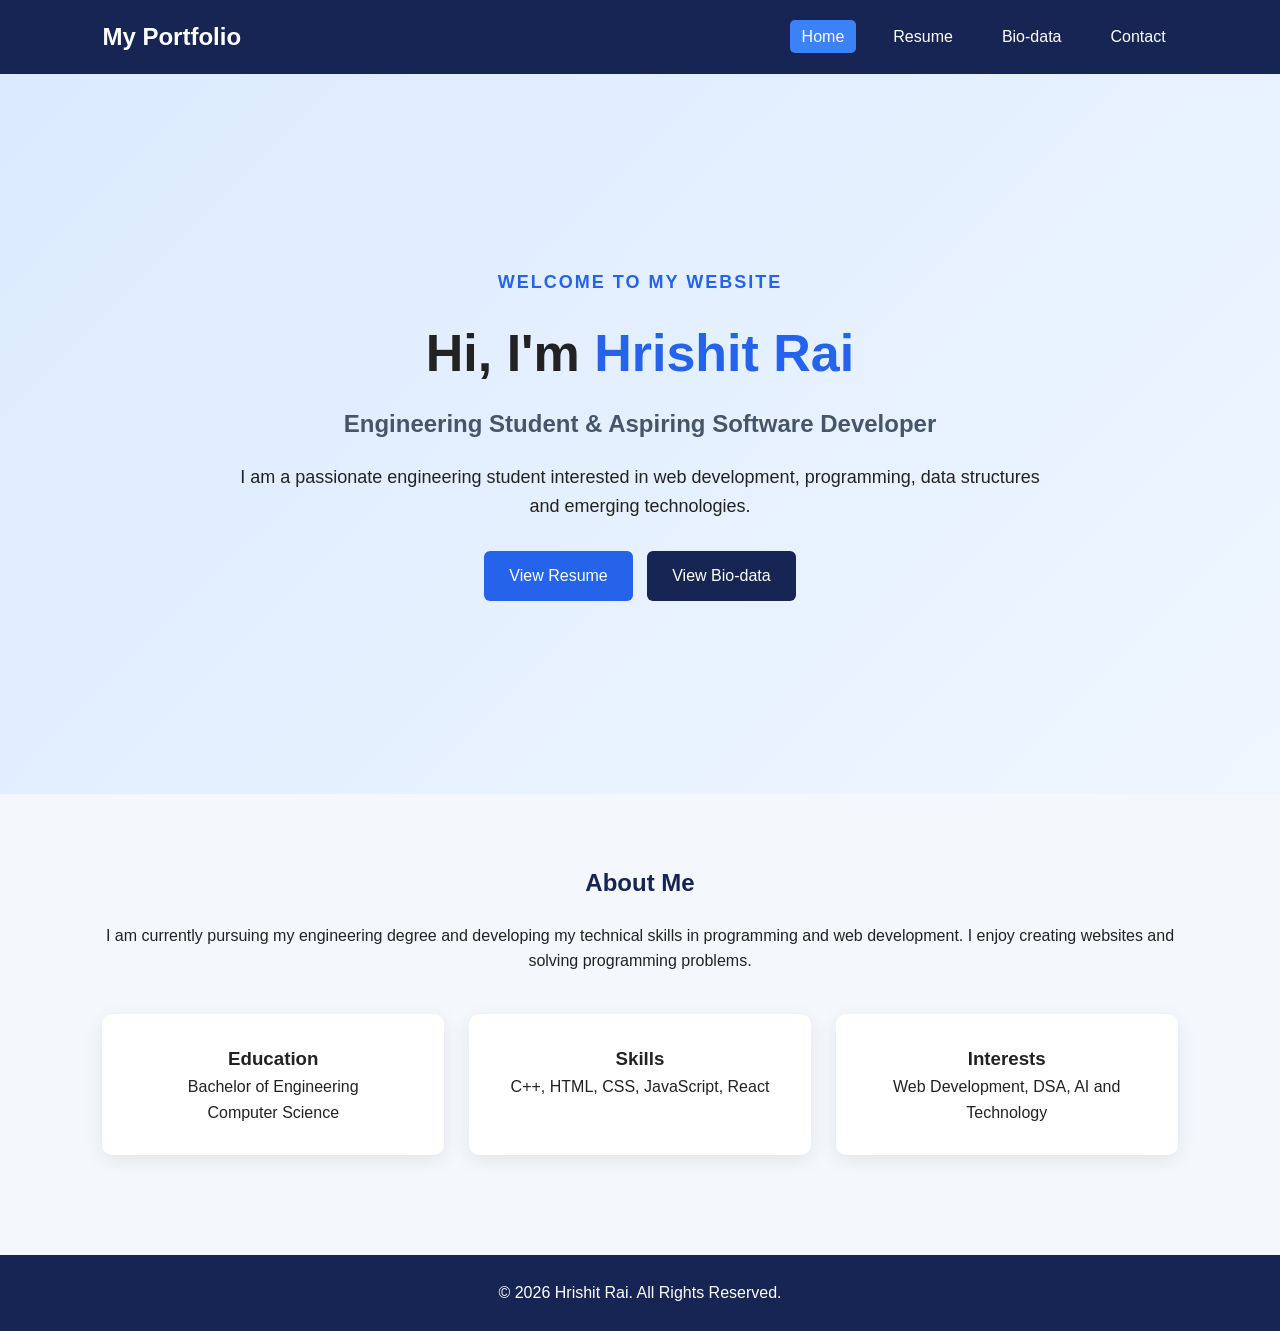
<file: index.html>
<!DOCTYPE html>
<html lang="en">
<head>
    <meta charset="UTF-8">
    <meta name="viewport" content="width=device-width, initial-scale=1.0">
    <title>My Portfolio | Home</title>
    <link rel="stylesheet" href="style.css">
    <script src="https://code.jquery.com/jquery-3.7.1.min.js"></script>
</head>
<body>
<header>
    <nav class="navbar">
        <div class="logo">My Portfolio</div>
        <ul class="nav-links">
            <li><a href="index.html" class="active">Home</a></li>
            <li><a href="resume.html">Resume</a></li>
            <li><a href="biodata.html">Bio-data</a></li>
            <li><a href="contact.html">Contact</a></li>
        </ul>
    </nav>
</header>
<main>
    <section class="hero">
        <div class="hero-content">
            <p class="small-title">WELCOME TO MY WEBSITE</p>
            <h1>Hi, I'm <span>Hrishit Rai</span></h1>
            <h2>Engineering Student & Aspiring Software Developer</h2>
            <p>
                I am a passionate engineering student interested in
                web development, programming, data structures and
                emerging technologies.
            </p>
            <div class="buttons">
                <a href="resume.html" class="btn">View Resume</a>
                <a href="biodata.html" class="btn secondary">View Bio-data</a>
            </div>
        </div>
    </section>
    <section class="about section">
        <h2>About Me</h2>
        <p>
            I am currently pursuing my engineering degree and developing
            my technical skills in programming and web development.
            I enjoy creating websites and solving programming problems.
        </p>
        <div class="cards">
            <article class="card">
                <h3>Education</h3>
                <p>Bachelor of Engineering</p>
                <p>Computer Science</p>
            </article>
            <article class="card">
                <h3>Skills</h3>
                <p>C++, HTML, CSS, JavaScript, React</p>
            </article>
            <article class="card">
                <h3>Interests</h3>
                <p>Web Development, DSA, AI and Technology</p>
            </article>
        </div>
    </section>
</main>
<footer>
    <p>&copy; 2026 Hrishit Rai. All Rights Reserved.</p>
</footer>
<script src="script.js"></script>
</body>
</html>
</file>
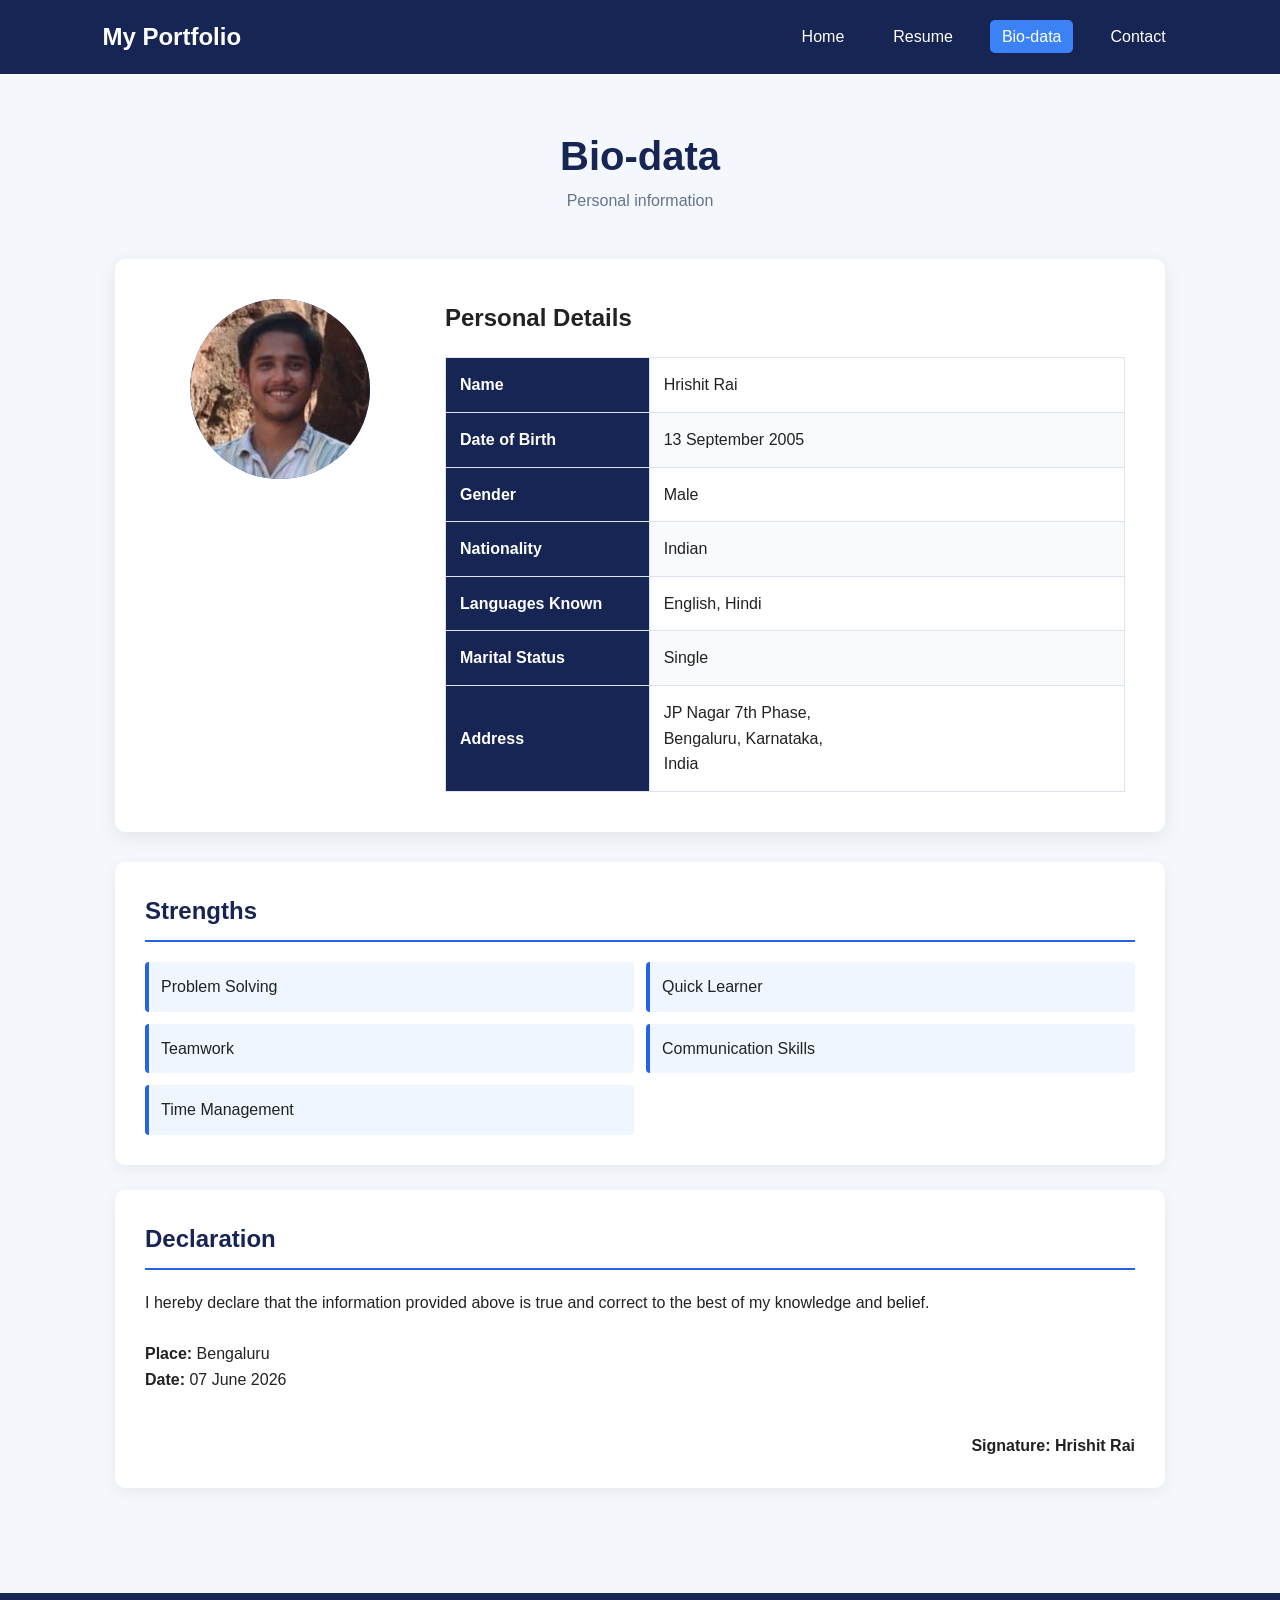
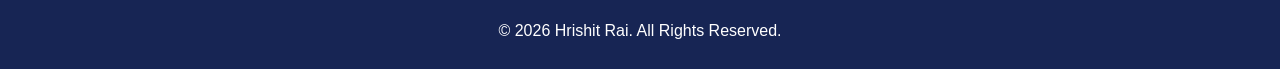
<file: biodata.html>
<!DOCTYPE html>
<html lang="en">
<head>
    <meta charset="UTF-8">
    <meta name="viewport" content="width=device-width, initial-scale=1.0">
    <title>Bio-data | My Portfolio</title>
    <link rel="stylesheet" href="style.css">
    <script src="https://code.jquery.com/jquery-3.7.1.min.js"></script>
</head>
<body>
<header>
    <nav class="navbar">
        <div class="logo">My Portfolio</div>
        <ul class="nav-links">
            <li>
                <a href="index.html">Home</a>
            </li>
            <li>
                <a href="resume.html">Resume</a>
            </li>
            <li>
                <a href="biodata.html" class="active">Bio-data</a>
            </li>
            <li>
                <a href="contact.html">Contact</a>
            </li>
        </ul>
    </nav>
</header>
<main class="container">
    <section class="page-header">
        <h1>Bio-data</h1>
        <p>Personal information</p>
    </section>
    <section class="biodata-card">
        <div class="profile-image">
            <div class="avatar">
                <img class="avatar" src="profile.jpeg" alt="Profile Image">
            </div>
        </div>
        <div class="bio-information">
            <h2>Personal Details</h2>
            <table class="bio-table">
                <tr>
                    <th>Name</th>
                    <td>Hrishit Rai</td>
                </tr>
                <tr>
                    <th>Date of Birth</th>
                    <td>13 September 2005</td>
                </tr>
                <tr>
                    <th>Gender</th>
                    <td>Male</td>
                </tr>
                <tr>
                    <th>Nationality</th>
                    <td>Indian</td>
                </tr>
                <tr>
                    <th>Languages Known</th>
                    <td>English, Hindi</td>
                </tr>
                <tr>
                    <th>Marital Status</th>
                    <td>Single</td>
                </tr>
                <tr>
                    <th>Address</th>
                    <td>
                        JP Nagar 7th Phase,<br>
                        Bengaluru, Karnataka,<br>
                        India
                    </td>
                </tr>
            </table>
        </div>
    </section>
    <section class="resume-section">
        <h2>Strengths</h2>
        <ul class="skill-list">
            <li>Problem Solving</li>
            <li>Quick Learner</li>
            <li>Teamwork</li>
            <li>Communication Skills</li>
            <li>Time Management</li>
        </ul>
    </section>
    <section class="resume-section">
        <h2>Declaration</h2>
        <p>
            I hereby declare that the information provided above is
            true and correct to the best of my knowledge and belief.
        </p>
        <br>
        <p>
            <strong>Place:</strong> Bengaluru
        </p>
        <p>
            <strong>Date:</strong> 07 June 2026
        </p>
        <p class="signature">
            <strong>Signature:</strong> Hrishit Rai
        </p>
    </section>
</main>
<footer>
    <p>&copy; 2026 Hrishit Rai. All Rights Reserved.</p>
</footer>
<script src="script.js"></script>
</body>
</html>
</file>
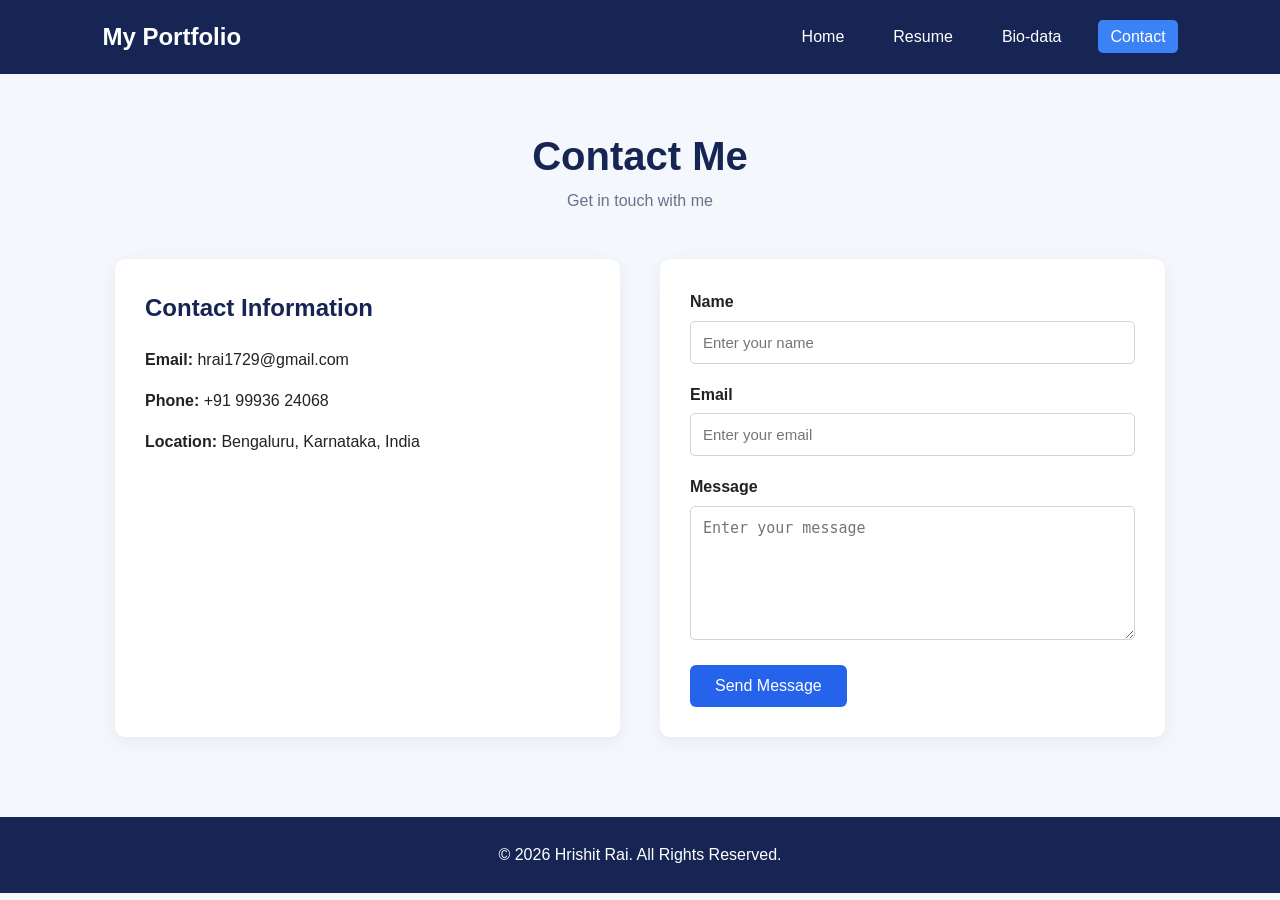
<file: contact.html>
<!DOCTYPE html>
<html lang="en">
<head>
    <meta charset="UTF-8">
    <meta name="viewport"
          content="width=device-width, initial-scale=1.0">
    <title>Contact | My Portfolio</title>
    <link rel="stylesheet" href="style.css">
    <script src="https://code.jquery.com/jquery-3.7.1.min.js"></script>
</head>
<body>
<header>
    <nav class="navbar">
        <div class="logo">
            My Portfolio
        </div>
        <ul class="nav-links">
            <li>
                <a href="index.html">Home</a>
            </li>
            <li>
                <a href="resume.html">Resume</a>
            </li>
            <li>
                <a href="biodata.html">Bio-data</a>
            </li>
            <li>
                <a href="contact.html" class="active">Contact</a>
            </li>
        </ul>
    </nav>
</header>
<main class="container">
    <section class="page-header">
        <h1>Contact Me</h1>
        <p>Get in touch with me</p>
    </section>
    <section class="contact-section">
        <div class="contact-info">
            <h2>Contact Information</h2>
            <p>
                <strong>Email:</strong>
                hrai1729@gmail.com
            </p>
            <p>
                <strong>Phone:</strong>
                +91 99936 24068
            </p>
            <p>
                <strong>Location:</strong>
                Bengaluru, Karnataka, India
            </p>
        </div>
        <form id="contactForm">
            <label for="name">Name</label>
            <input
                type="text"
                id="name"
                name="name"
                placeholder="Enter your name"
                required
            >
            <label for="email">Email</label>
            <input
                type="email"
                id="email"
                name="email"
                placeholder="Enter your email"
                required
            >
            <label for="message">Message</label>
            <textarea
                id="message"
                name="message"
                rows="6"
                placeholder="Enter your message"
                required
            ></textarea>
            <button type="submit" class="btn">
                Send Message
            </button>
        </form>
    </section>
</main>
<footer>
    <p>
        &copy; 2026 Hrishit Rai. All Rights Reserved.
    </p>
</footer>
<script src="script.js"></script>
</body>
</html>
</file>
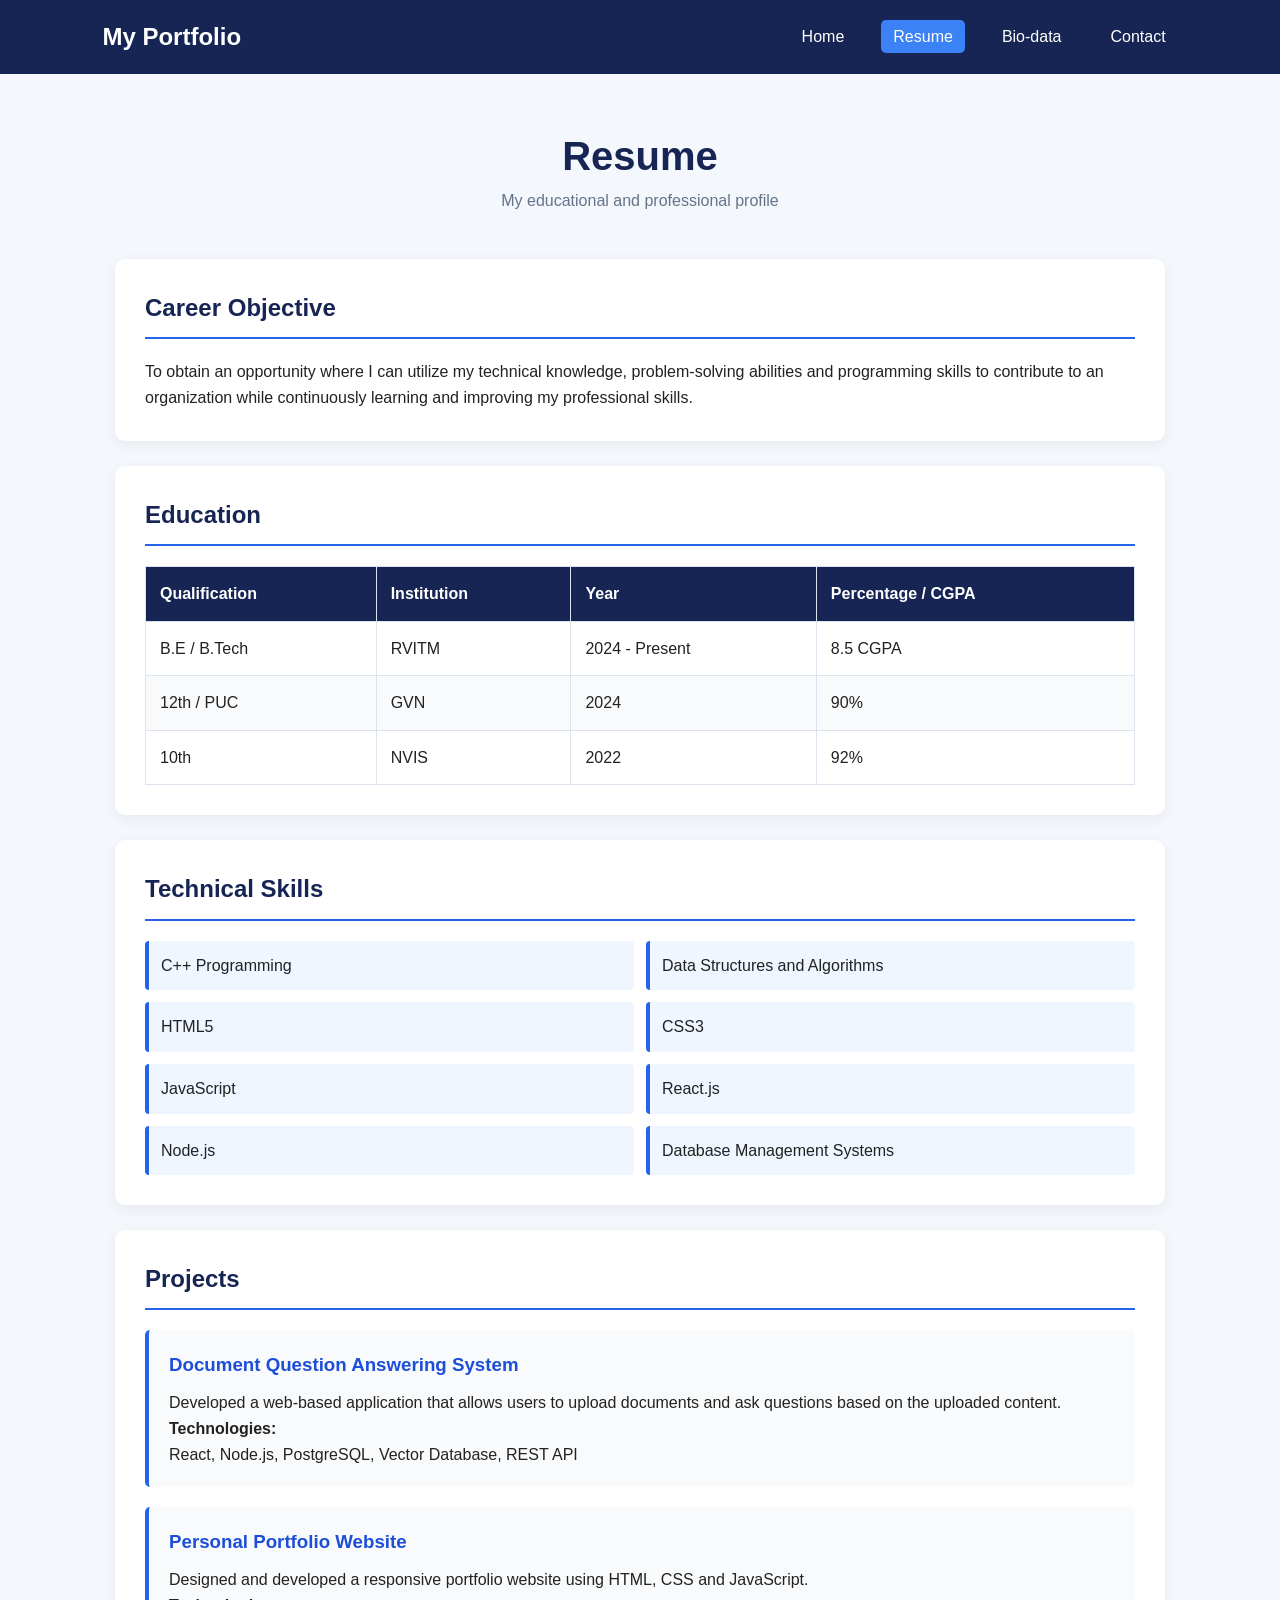
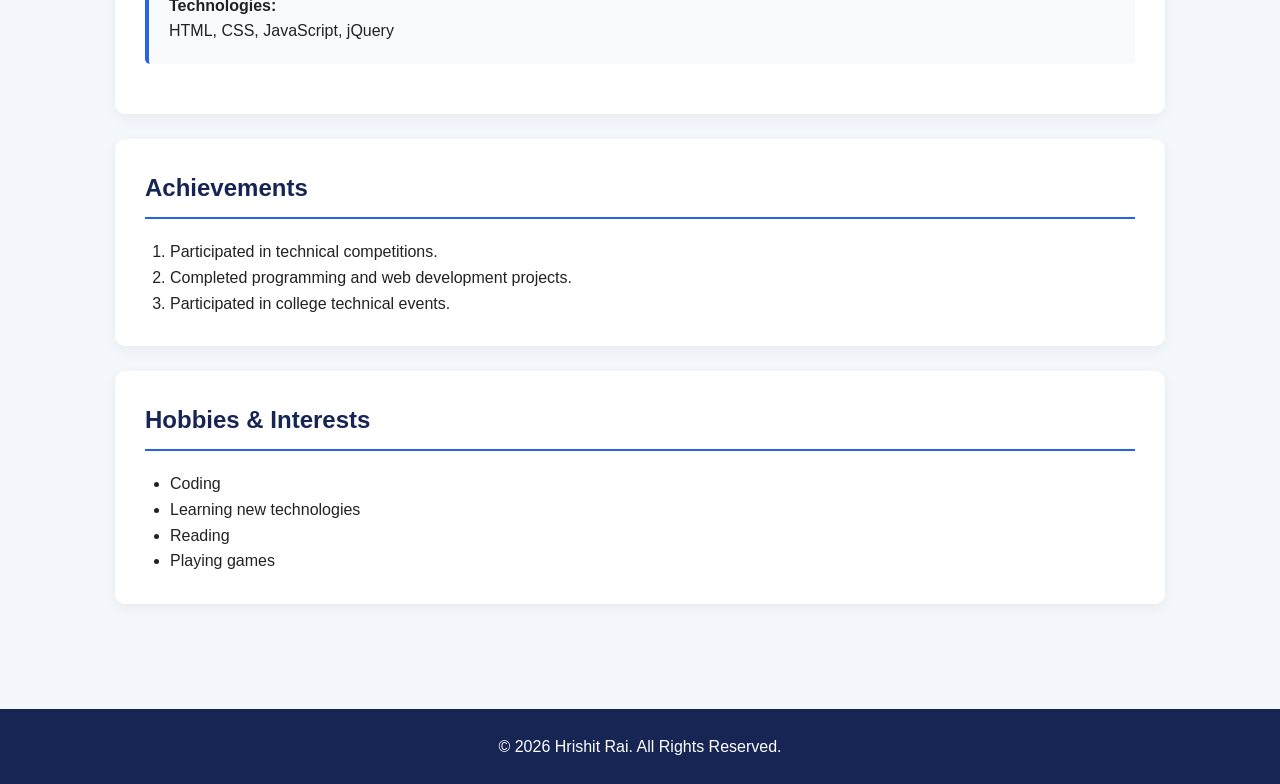
<file: resume.html>
<!DOCTYPE html>
<html lang="en">
<head>
    <meta charset="UTF-8">
    <meta name="viewport" content="width=device-width, initial-scale=1.0">
    <title>My Resume</title>
    <link rel="stylesheet" href="style.css">
    <script src="https://code.jquery.com/jquery-3.7.1.min.js"></script>
</head>
<body>
<header>
    <nav class="navbar">
        <div class="logo">My Portfolio</div>
        <ul class="nav-links">
            <li><a href="index.html">Home</a></li>
            <li><a href="resume.html" class="active">Resume</a></li>
            <li><a href="biodata.html">Bio-data</a></li>
            <li><a href="contact.html">Contact</a></li>
        </ul>
    </nav>
</header>
<main class="container">
    <section class="page-header">
        <h1>Resume</h1>
        <p>My educational and professional profile</p>
    </section>
    <section class="resume-section">
        <h2>Career Objective</h2>
        <p>
            To obtain an opportunity where I can utilize my technical
            knowledge, problem-solving abilities and programming skills
            to contribute to an organization while continuously learning
            and improving my professional skills.
        </p>
    </section>
    <section class="resume-section">
        <h2>Education</h2>
        <table>
            <thead>
                <tr>
                    <th>Qualification</th>
                    <th>Institution</th>
                    <th>Year</th>
                    <th>Percentage / CGPA</th>
                </tr>
            </thead>
            <tbody>
                <tr>
                    <td>B.E / B.Tech</td>
                    <td>RVITM</td>
                    <td>2024 - Present</td>
                    <td>8.5 CGPA</td>
                </tr>
                <tr>
                    <td>12th / PUC</td>
                    <td>GVN</td>
                    <td>2024</td>
                    <td>90%</td>
                </tr>
                <tr>
                    <td>10th</td>
                    <td>NVIS</td>
                    <td>2022</td>
                    <td>92%</td>
                </tr>
            </tbody>
        </table>
    </section>
    <section class="resume-section">
        <h2>Technical Skills</h2>
        <ul class="skill-list">
            <li>C++ Programming</li>
            <li>Data Structures and Algorithms</li>
            <li>HTML5</li>
            <li>CSS3</li>
            <li>JavaScript</li>
            <li>React.js</li>
            <li>Node.js</li>
            <li>Database Management Systems</li>
        </ul>
    </section>
    <section class="resume-section">
        <h2>Projects</h2>
        <article class="project">
            <h3>Document Question Answering System</h3>
            <p>
                Developed a web-based application that allows users
                to upload documents and ask questions based on the
                uploaded content.
            </p>
            <strong>Technologies:</strong>
            <p>
                React, Node.js, PostgreSQL, Vector Database,
                REST API
            </p>
        </article>
        <article class="project">
            <h3>Personal Portfolio Website</h3>
            <p>
                Designed and developed a responsive portfolio website
                using HTML, CSS and JavaScript.
            </p>
            <strong>Technologies:</strong>
            <p>HTML, CSS, JavaScript, jQuery</p>
        </article>
    </section>
    <section class="resume-section">
        <h2>Achievements</h2>
        <ol>
            <li>Participated in technical competitions.</li>
            <li>Completed programming and web development projects.</li>
            <li>Participated in college technical events.</li>
        </ol>
    </section>
    <section class="resume-section">
        <h2>Hobbies & Interests</h2>
        <ul>
            <li>Coding</li>
            <li>Learning new technologies</li>
            <li>Reading</li>
            <li>Playing games</li>
        </ul>
    </section>
</main>
<footer>
    <p>&copy; 2026 Hrishit Rai. All Rights Reserved.</p>
</footer>
<script src="script.js"></script>
</body>
</html>
</file>
<file: style.css>
* {
    margin: 0;
    padding: 0;
    box-sizing: border-box;
}
html {
    scroll-behavior: smooth;
}
body {
    font-family: Arial, Helvetica, sans-serif;
    background: #f4f7fb;
    color: #222;
    line-height: 1.6;
}
.navbar {
    background: #172554;
    color: white;
    display: flex;
    justify-content: space-between;
    align-items: center;
    padding: 18px 8%;
    position: sticky;
    top: 0;
    z-index: 1000;
}
.logo {
    font-size: 24px;
    font-weight: bold;
}
.nav-links {
    display: flex;
    list-style: none;
    gap: 25px;
}
.nav-links a {
    color: white;
    text-decoration: none;
    font-weight: 500;
    padding: 8px 12px;
    border-radius: 5px;
    transition: 0.3s;
}
.nav-links a:hover, .nav-links a.active {
    background: #3b82f6;
}
.hero {
    min-height: 80vh;
    display: flex;
    justify-content: center;
    align-items: center;
    text-align: center;
    padding: 50px 20px;
    background:
        linear-gradient(
            135deg,
            #dbeafe,
            #eff6ff
        );
}
.hero-content {
    max-width: 800px;
}
.small-title {
    color: #2563eb;
    font-weight: bold;
    letter-spacing: 2px;
    margin-bottom: 15px;
}
.hero h1 {
    font-size: 52px;
    margin-bottom: 10px;
}
.hero h1 span {
    color: #2563eb;
}
.hero h2 {
    color: #475569;
    margin-bottom: 20px;
}
.hero p {
    font-size: 18px;
}
.buttons {
    margin-top: 30px;
}
.btn {
    display: inline-block;
    background: #2563eb;
    color: white;
    border: none;
    padding: 12px 25px;
    border-radius: 6px;
    text-decoration: none;
    cursor: pointer;
    font-size: 16px;
    transition: 0.3s;
}
.btn:hover {
    background: #1d4ed8;
    transform: translateY(-2px);
}
.btn.secondary {
    background: #172554;
    margin-left: 10px;
}
.section {
    padding: 70px 8%;
}
.section h2, .resume-section h2 {
    color: #172554;
    margin-bottom: 20px;
}
.about {
    text-align: center;
}
.cards {
    display: grid;
    grid-template-columns: repeat(3, 1fr);
    gap: 25px;
    margin-top: 40px;
}
.card {
    background: white;
    padding: 30px;
    border-radius: 10px;
    box-shadow: 0 5px 20px rgba(0, 0, 0, 0.08);
    transition: 0.3s;
}
.card:hover {
    transform: translateY(-8px);
}
.container {
    max-width: 1100px;
    margin: auto;
    padding: 50px 25px;
}
.page-header {
    text-align: center;
    margin-bottom: 45px;
}
.page-header h1 {
    font-size: 40px;
    color: #172554;
}
.page-header p {
    color: #64748b;
}
.resume-section {
    background: white;
    padding: 30px;
    margin-bottom: 25px;
    border-radius: 10px;
    box-shadow:        0 4px 15px rgba(0, 0, 0, 0.06);
}
.resume-section h2 {
    border-bottom: 2px solid #2563eb;
    padding-bottom: 10px;
}
table {
    width: 100%;
    border-collapse: collapse;
    margin-top: 20px;
}
th, td {
    border: 1px solid #dbe3ef;
    padding: 14px;
    text-align: left;
}
th {
    background: #172554;
    color: white;
}
tr:nth-child(even) {
    background: #f8fafc;
}
.skill-list {
    display: grid;
    grid-template-columns:        repeat(2, 1fr);
    gap: 12px;
    list-style: none;
}
.skill-list li {
    background: #eff6ff;
    padding: 12px;
    border-left: 4px solid #2563eb;
    border-radius: 4px;
}
.resume-section ol, .resume-section ul:not(.skill-list) {
    padding-left: 25px;
}
.project {
    border-left: 4px solid #2563eb;
    padding: 20px;
    margin-bottom: 20px;
    background: #f8fafc;
    border-radius: 5px;
}
.project h3 {
    color: #1d4ed8;
    margin-bottom: 10px;
}
.biodata-card {
    display: grid;
    grid-template-columns: 250px 1fr;
    gap: 40px;
    background: white;
    padding: 40px;
    border-radius: 10px;
    box-shadow:        0 5px 20px rgba(0, 0, 0, 0.08);
    margin-bottom: 30px;
}
.profile-image {
    display: flex;
    justify-content: center;
    align-items: flex-start;
}
.avatar {
    width: 180px;
    height: 180px;
    border-radius: 50%;
    background: #2563eb;
    color: white;
    display: flex;
    justify-content: center;
    align-items: center;
    font-size: 50px;
    font-weight: bold;
}
.bio-table th {
    width: 30%;
}
.signature {
    text-align: right;
    font-weight: bold;
    margin-top: 40px;
}
.contact-section {
    display: grid;
    grid-template-columns:
        1fr 1fr;
    gap: 40px;
}
.contact-info, #contactForm {
    background: white;
    padding: 30px;
    border-radius: 10px;
    box-shadow:
        0 5px 20px rgba(0, 0, 0, 0.06);
}
.contact-info h2 {
    color: #172554;
    margin-bottom: 20px;
}
.contact-info p {
    margin-bottom: 15px;
}
#contactForm label {
    display: block;
    margin-bottom: 6px;
    font-weight: bold;
}
#contactForm input, #contactForm textarea {
    width: 100%;
    padding: 12px;
    margin-bottom: 18px;
    border: 1px solid #cbd5e1;
    border-radius: 5px;
    font-size: 15px;
}
#contactForm input:focus, #contactForm textarea:focus {
    outline: none;
    border-color: #2563eb;
}
footer {
    background: #172554;
    color: white;
    text-align: center;
    padding: 25px;
    margin-top: 30px;
}
@media (max-width: 768px) {
    .navbar {
        flex-direction: column;
        gap: 15px;
    }
    .nav-links {
        flex-wrap: wrap;
        justify-content: center;
        gap: 8px;
    }
    .hero h1 {
        font-size: 38px;
    }
    .cards {
        grid-template-columns: 1fr;
    }
    .biodata-card {
        grid-template-columns: 1fr;
    }
    .contact-section {
        grid-template-columns: 1fr;
    }
    .skill-list {
        grid-template-columns: 1fr;
    }
    table {
        font-size: 14px;
    }
    .btn.secondary {
        margin-left: 0;
        margin-top: 10px;
    }
}
</file>
